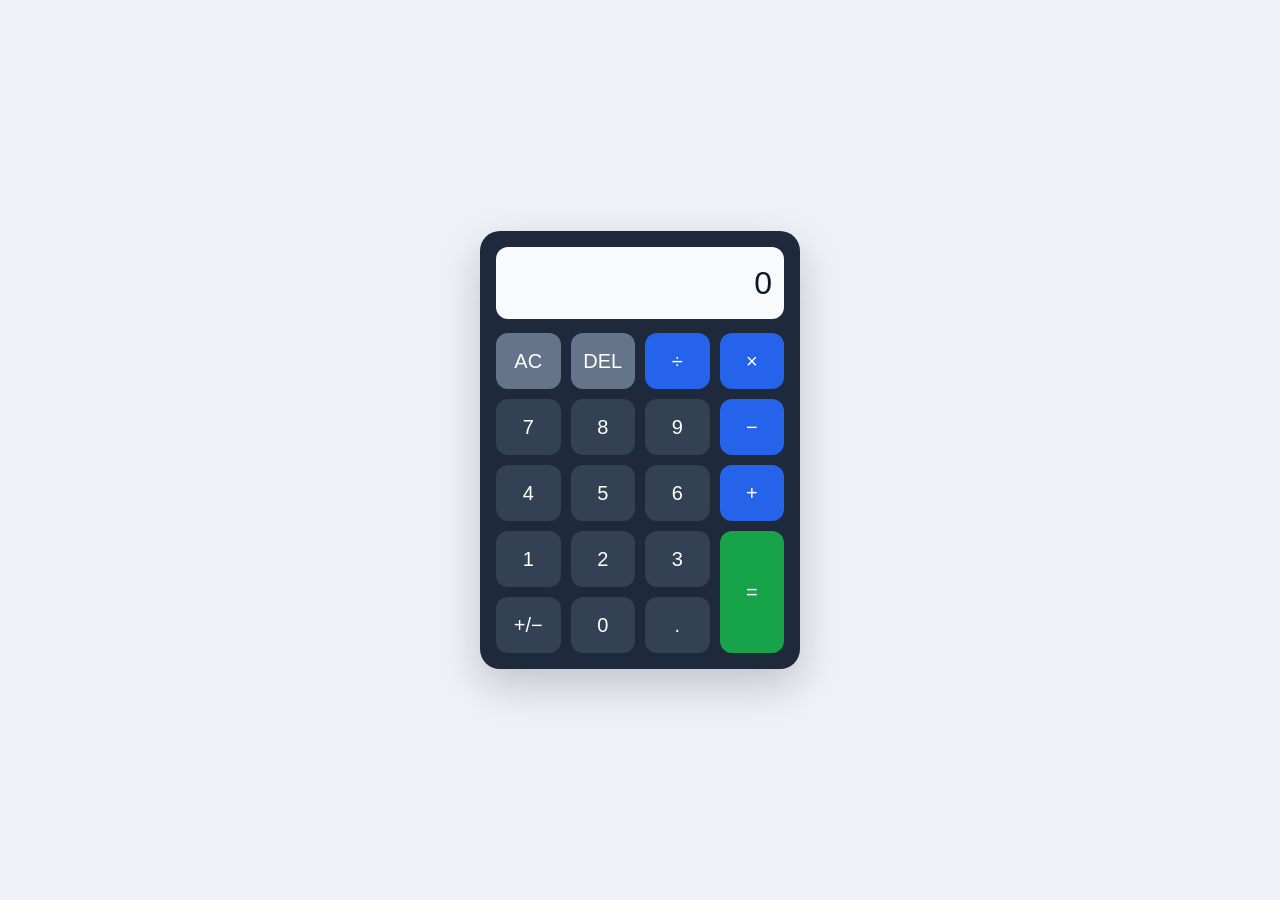
<file: calculator-project/index.html>
<!doctype html>
<html lang="en">
<head>
  <meta charset="UTF-8">
  <meta name="viewport" content="width=device-width, initial-scale=1">
  <title>Calculator</title>
  <link rel="stylesheet" href="style.css">
  <script src="script.js" defer></script>
</head>
<body>
  <main class="calculator">
    <input id="display" class="display" type="text" value="0" readonly aria-label="Calculator display">

    <div class="keys">
      <button data-action="clear" class="utility">AC</button>
      <button data-action="delete" class="utility">DEL</button>
      <button data-action="operator" data-value="/" class="operator">÷</button>
      <button data-action="operator" data-value="*" class="operator">×</button>

      <button data-action="digit" data-value="7">7</button>
      <button data-action="digit" data-value="8">8</button>
      <button data-action="digit" data-value="9">9</button>
      <button data-acation="operator" data-value="-" class="operator">−</button>

      <button data-action="digit" data-value="4">4</button>
      <button data-action="digit" data-value="5">5</button>
      <button data-action="digit" data-value="6">6</button>
      <button data-action="operator" data-value="+" class="operator">+</button>

      <button data-action="digit" data-value="1">1</button>
      <button data-action="digit" data-value="2">2</button>
      <button data-action="digit" data-value="3">3</button>
      <button data-action="equals" class="equals">=</button>

      <button data-action="sign">+/−</button>
      <button data-action="digit" data-value="0">0</button>
      <button data-action="decimal">.</button>
    </div>
  </main>
</body>
</html>
</file>
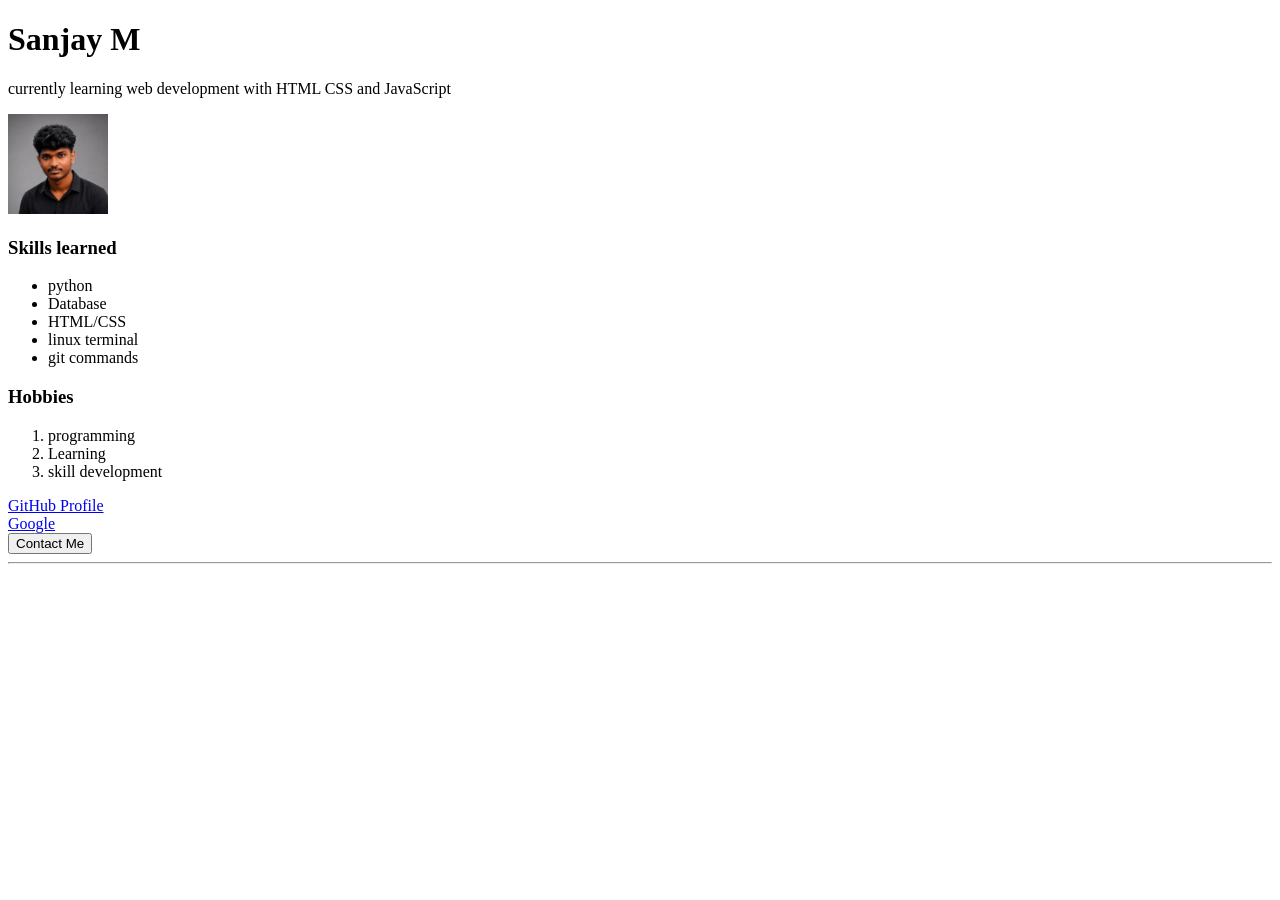
<file: 02-profile-page.html>
<!DOCTYPE html>
<html>
    <body>
        <h1>Sanjay M</h1>
        <p>currently learning web development with HTML CSS and JavaScript</p>
        <img src="profile-pic.png" alt="Profile Picture" width="100" height="100">

        <h3>Skills learned</h3>
        <ul>
            <li>python</li>
            <li>Database</li>
            <li>HTML/CSS</li>
            <li>linux terminal</li>
            <li>git commands</li>
        </ul>
        <h3>Hobbies</h3>
        <ol>
            <li>programming</li>
            <li>Learning</li>
            <li>skill development</li>
        </ol>
        <a href="https://github.com/sanjay-devz">GitHub Profile</a>
        <br>
        <a href="https://www.google.com" target="_blank">Google</a>
        <br>
        <button type="button">Contact Me</button>
        <hr>
    </body>
    
</html>
</file>
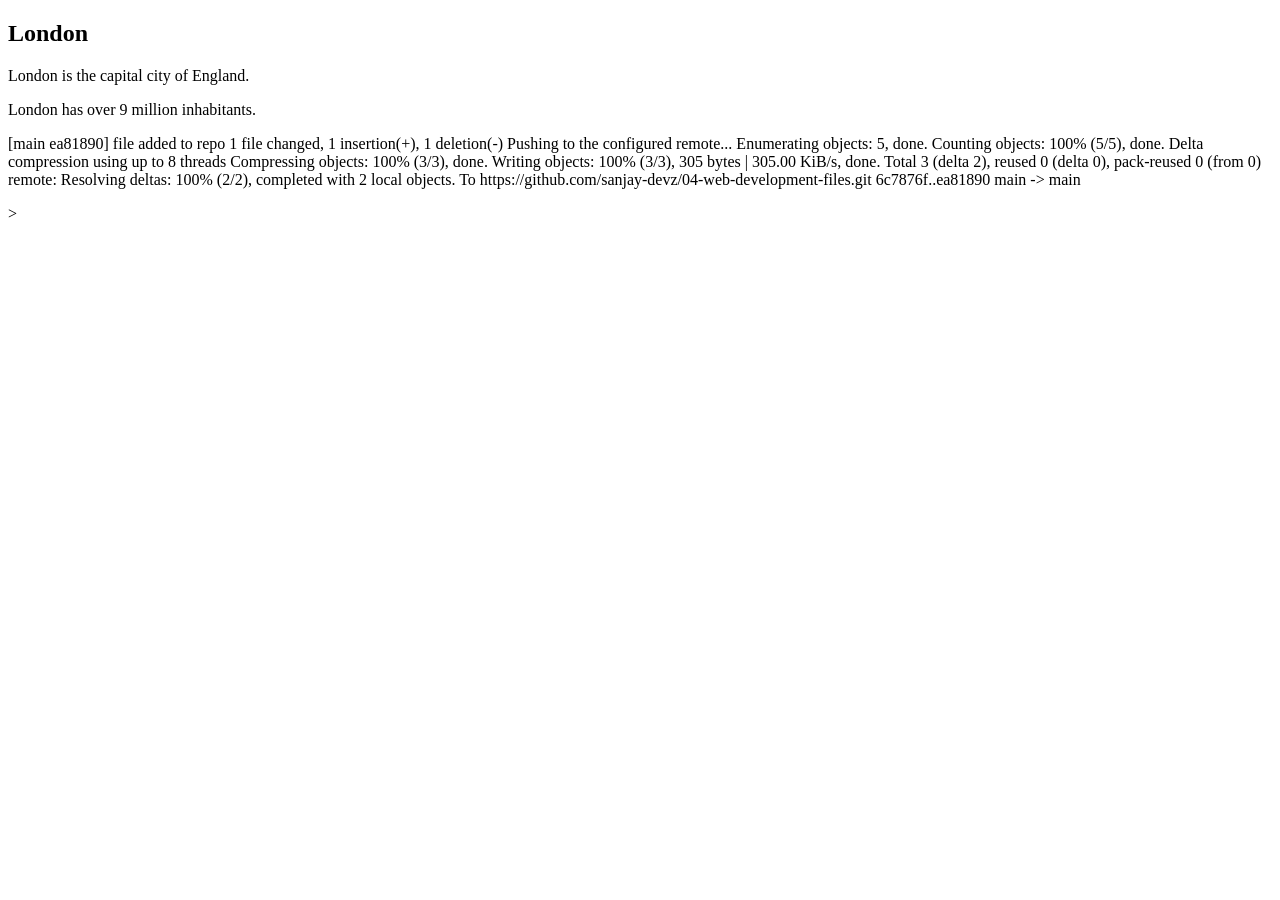
<file: sample.html>
<!DOCTYPE html>
<html lang="en">
<head>
    <meta charset="UTF-8">
    <meta name="viewport" content="width=device-width, initial-scale=1.0">
    <title>Document</title>
</head>
<body>
    <div>
  <h2>London</h2>
  <p>London is the capital city of England.</p>
  <p>London has over 9 million inhabitants.</p>
  <p>[main ea81890] file added to repo
 1 file changed, 1 insertion(+), 1 deletion(-)
Pushing to the configured remote...
Enumerating objects: 5, done.
Counting objects: 100% (5/5), done.
Delta compression using up to 8 threads
Compressing objects: 100% (3/3), done.
Writing objects: 100% (3/3), 305 bytes | 305.00 KiB/s, done.
Total 3 (delta 2), reused 0 (delta 0), pack-reused 0 (from 0)
remote: Resolving deltas: 100% (2/2), completed with 2 local objects.
To https://github.com/sanjay-devz/04-web-development-files.git
   6c7876f..ea81890  main -> main
</p>>
  
</div>

</body>
</html>
</file>
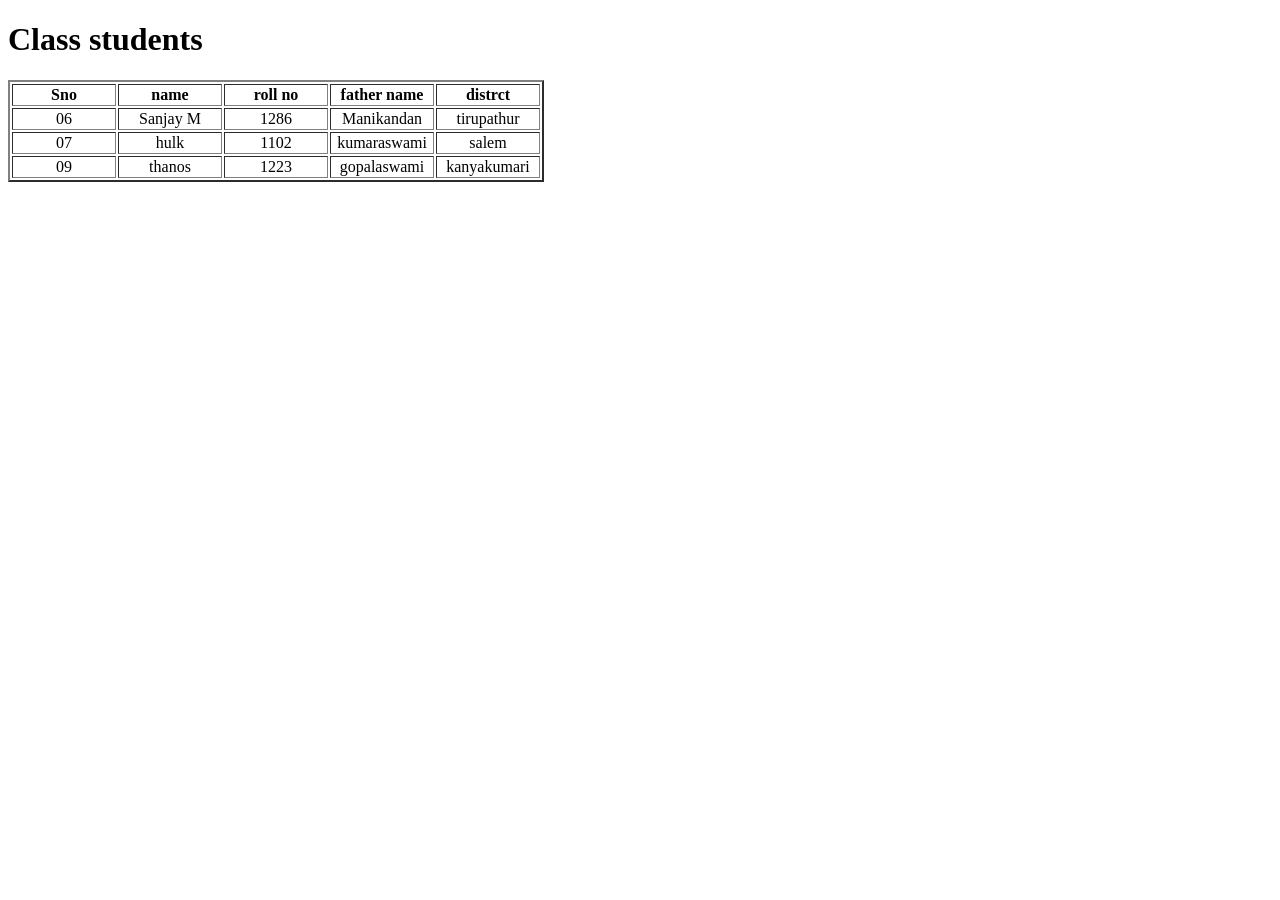
<file: user-input-form.html>
<!DOCTYPE html>
<html lang="en">
<head>
  <meta charset="UTF-8">
  <meta name="viewport" content="width=device-width, initial-scale=1.0">
  <title>table-form</title>
</head>
<body>
  <table border="2">
    <h1>Class students</h1>
    <tr align="center">
    <th width="100">Sno</th>
    <th width="100" >name</th>
    <th width="100" >roll no</th>
    <th width="100" >father name</th>
    <th width="100">distrct</th>
   </tr>

    <tr align="center">
      <td>06</td>
      <td>Sanjay M</td>
      <td>1286</td>
      <td>Manikandan</td>
      <td>tirupathur</td>
    </tr>
    
     <tr align="center">
      <td>07</td>
      <td>hulk</td>
      <td>1102</td>
      <td>kumaraswami</td>
      <td>salem</td>
    </tr>

     <tr align="center">
      <td>09</td>
      <td>thanos</td>
      <td>1223</td>
      <td>gopalaswami</td>
      <td>kanyakumari</td>
    </tr>
  </table>
</body>
</html>
</file>
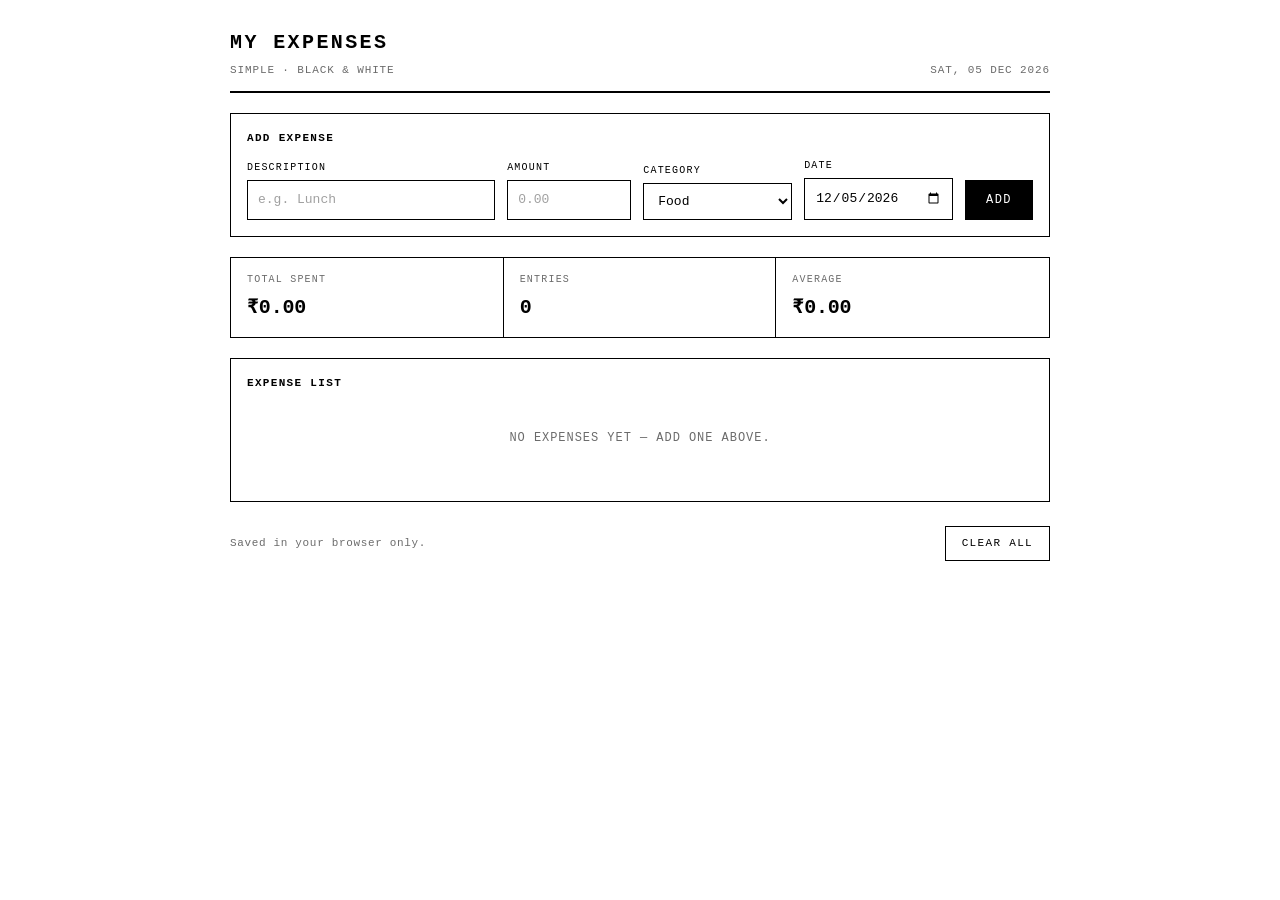
<file: html-css-18-sept-26/02-expense-tracker.html>
<!DOCTYPE html>
<html lang="en">
<head>
<meta charset="UTF-8">
<meta name="viewport" content="width=device-width, initial-scale=1">
<meta name="color-scheme" content="light">
<title>My Expenses</title>
<style>
  :root{
    --ink:   #000000;
    --paper: #ffffff;
    --soft:  #d9d9d9;
    --faint: #f4f4f4;
    --muted: #6b6b6b;
  }

  *{ box-sizing: border-box; }

  body{
    margin: 0;
    padding: 28px 20px 60px;
    background: var(--paper);
    color: var(--ink);
    font-family: ui-monospace, "SF Mono", Menlo, Consolas, "Courier New", monospace;
    font-size: 14px;
    line-height: 1.5;
    -webkit-font-smoothing: antialiased;
  }

  main{ max-width: 820px; margin: 0 auto; }

  /* ---------- Header ---------- */
  header{
    display: flex;
    justify-content: space-between;
    align-items: flex-end;
    gap: 16px;
    border-bottom: 2px solid var(--ink);
    padding-bottom: 12px;
  }
  h1{
    margin: 0;
    font-size: 20px;
    letter-spacing: .12em;
    text-transform: uppercase;
    font-weight: 700;
  }
  .sub{
    margin: 4px 0 0;
    font-size: 11px;
    letter-spacing: .08em;
    text-transform: uppercase;
    color: var(--muted);
  }

  /* ---------- Panels ---------- */
  .panel{
    border: 1px solid var(--ink);
    padding: 16px;
    margin-top: 20px;
  }
  .panel-title{
    margin: 0 0 12px;
    font-size: 11px;
    letter-spacing: .12em;
    text-transform: uppercase;
    font-weight: 700;
  }

  /* ---------- Form ---------- */
  form{
    display: grid;
    grid-template-columns: 2fr 1fr 1.2fr 1.2fr auto;
    gap: 12px;
    align-items: end;
  }
  .field label{
    display: block;
    font-size: 10px;
    letter-spacing: .12em;
    text-transform: uppercase;
    margin-bottom: 5px;
  }
  input, select{
    width: 100%;
    padding: 9px 10px;
    border: 1px solid var(--ink);
    border-radius: 0;
    background: var(--paper);
    color: var(--ink);
    font: inherit;
    font-size: 13px;
  }
  input::placeholder{ color: #a0a0a0; }
  input:focus, select:focus{
    outline: 2px solid var(--ink);
    outline-offset: 1px;
  }
  input[type="date"]{ cursor: pointer; }

  .btn{
    padding: 10px 20px;
    border: 1px solid var(--ink);
    border-radius: 0;
    background: var(--ink);
    color: var(--paper);
    font: inherit;
    font-size: 12px;
    letter-spacing: .12em;
    text-transform: uppercase;
    cursor: pointer;
    white-space: nowrap;
  }
  .btn:hover{ background: var(--paper); color: var(--ink); }
  .btn:active{ transform: translateY(1px); }

  /* ---------- Stats ---------- */
  .stats{
    display: grid;
    grid-template-columns: repeat(3, 1fr);
    border: 1px solid var(--ink);
    margin-top: 20px;
  }
  .stat{
    padding: 14px 16px;
    border-right: 1px solid var(--ink);
  }
  .stat:last-child{ border-right: none; }
  .stat .label{
    display: block;
    font-size: 10px;
    letter-spacing: .12em;
    text-transform: uppercase;
    color: var(--muted);
    margin-bottom: 6px;
  }
  .stat .value{
    font-size: 20px;
    font-weight: 700;
    font-variant-numeric: tabular-nums;
    letter-spacing: -.01em;
  }

  /* ---------- Table ---------- */
  .table-wrap{ overflow-x: auto; }
  table{
    width: 100%;
    border-collapse: collapse;
    font-size: 13px;
  }
  th{
    text-align: left;
    font-size: 10px;
    letter-spacing: .12em;
    text-transform: uppercase;
    padding: 8px 6px;
    border-bottom: 2px solid var(--ink);
    white-space: nowrap;
  }
  td{
    padding: 10px 6px;
    border-bottom: 1px solid var(--soft);
    vertical-align: middle;
  }
  tbody tr:last-child td{ border-bottom: none; }
  tbody tr:hover{ background: var(--faint); }

  .num{ text-align: right; font-variant-numeric: tabular-nums; white-space: nowrap; }
  .date{ white-space: nowrap; color: var(--muted); font-size: 12px; }

  .tag{
    display: inline-block;
    border: 1px solid var(--ink);
    padding: 1px 7px;
    font-size: 10px;
    letter-spacing: .08em;
    text-transform: uppercase;
    white-space: nowrap;
  }

  .del{
    width: 24px;
    height: 24px;
    padding: 0;
    line-height: 1;
    border: 1px solid var(--ink);
    border-radius: 0;
    background: var(--paper);
    color: var(--ink);
    font: inherit;
    font-size: 13px;
    cursor: pointer;
  }
  .del:hover{ background: var(--ink); color: var(--paper); }

  .empty{
    text-align: center;
    padding: 26px 10px;
    color: var(--muted);
    font-size: 12px;
    letter-spacing: .08em;
    text-transform: uppercase;
  }

  /* ---------- Breakdown ---------- */
  .row{
    display: grid;
    grid-template-columns: 120px 1fr 90px;
    gap: 12px;
    align-items: center;
    margin-bottom: 10px;
    font-size: 12px;
  }
  .row:last-child{ margin-bottom: 0; }
  .row .name{ text-transform: uppercase; letter-spacing: .06em; font-size: 11px; }
  .row .amt{ text-align: right; font-variant-numeric: tabular-nums; }
  .track{ height: 10px; border: 1px solid var(--ink); background: var(--paper); }
  .fill{ height: 100%; background: var(--ink); }

  /* ---------- Footer ---------- */
  footer{
    margin-top: 24px;
    display: flex;
    justify-content: space-between;
    align-items: center;
    gap: 12px;
    flex-wrap: wrap;
  }
  .hint{
    font-size: 11px;
    color: var(--muted);
    letter-spacing: .06em;
  }
  .btn-ghost{
    padding: 8px 16px;
    border: 1px solid var(--ink);
    border-radius: 0;
    background: var(--paper);
    color: var(--ink);
    font: inherit;
    font-size: 11px;
    letter-spacing: .12em;
    text-transform: uppercase;
    cursor: pointer;
  }
  .btn-ghost:hover{ background: var(--ink); color: var(--paper); }

  /* ---------- Responsive ---------- */
  @media (max-width: 760px){
    form{ grid-template-columns: 1fr 1fr; }
    form .field:first-child{ grid-column: 1 / -1; }
    form .btn{ grid-column: 1 / -1; }
    .stats{ grid-template-columns: 1fr; }
    .stat{ border-right: none; border-bottom: 1px solid var(--ink); }
    .stat:last-child{ border-bottom: none; }
  }
  @media (max-width: 420px){
    form{ grid-template-columns: 1fr; }
    .row{ grid-template-columns: 90px 1fr 80px; }
  }
</style>
</head>
<body>
<main>

  <header>
    <div>
      <h1>My Expenses</h1>
      <p class="sub">Simple &middot; Black &amp; White</p>
    </div>
    <div class="sub" id="today"></div>
  </header>

  <!-- ============ ADD FORM ============ -->
  <section class="panel">
    <h2 class="panel-title">Add expense</h2>
    <form id="form" autocomplete="off">
      <div class="field">
        <label for="desc">Description</label>
        <input id="desc" type="text" placeholder="e.g. Lunch" maxlength="60" required>
      </div>
      <div class="field">
        <label for="amount">Amount</label>
        <input id="amount" type="number" step="0.01" min="0.01" placeholder="0.00" required>
      </div>
      <div class="field">
        <label for="category">Category</label>
        <select id="category">
          <option>Food</option>
          <option>Transport</option>
          <option>Bills</option>
          <option>Shopping</option>
          <option>Health</option>
          <option>Other</option>
        </select>
      </div>
      <div class="field">
        <label for="date">Date</label>
        <input id="date" type="date" required>
      </div>
      <button type="submit" class="btn">Add</button>
    </form>
  </section>

  <!-- ============ STATS ============ -->
  <section class="stats">
    <div class="stat">
      <span class="label">Total spent</span>
      <span class="value" id="total">—</span>
    </div>
    <div class="stat">
      <span class="label">Entries</span>
      <span class="value" id="count">0</span>
    </div>
    <div class="stat">
      <span class="label">Average</span>
      <span class="value" id="avg">—</span>
    </div>
  </section>

  <!-- ============ LIST ============ -->
  <section class="panel">
    <h2 class="panel-title">Expense list</h2>
    <div class="table-wrap" id="tableWrap">
      <table>
        <thead>
          <tr>
            <th>Date</th>
            <th>Description</th>
            <th>Category</th>
            <th class="num">Amount</th>
            <th></th>
          </tr>
        </thead>
        <tbody id="tbody"></tbody>
      </table>
    </div>
    <p class="empty" id="empty">No expenses yet — add one above.</p>
  </section>

  <!-- ============ BREAKDOWN ============ -->
  <section class="panel" id="breakdownPanel" hidden>
    <h2 class="panel-title">By category</h2>
    <div id="breakdown"></div>
  </section>

  <footer>
    <span class="hint">Saved in your browser only.</span>
    <button type="button" class="btn-ghost" id="clear">Clear all</button>
  </footer>

</main>

<script>
(function () {
  "use strict";

  /* ====== CONFIG — change currency here if you like ====== */
  var LOCALE   = "en-IN";
  var CURRENCY = "INR";
  /* ====================================================== */

  var KEY = "my-expenses-v1";

  var money = new Intl.NumberFormat(LOCALE, {
    style: "currency",
    currency: CURRENCY,
    minimumFractionDigits: 2,
    maximumFractionDigits: 2
  });

  /* ---------- elements ---------- */
  var form      = document.getElementById("form");
  var descEl    = document.getElementById("desc");
  var amountEl  = document.getElementById("amount");
  var catEl     = document.getElementById("category");
  var dateEl    = document.getElementById("date");
  var tbody     = document.getElementById("tbody");
  var emptyEl   = document.getElementById("empty");
  var tableWrap = document.getElementById("tableWrap");
  var totalEl   = document.getElementById("total");
  var countEl   = document.getElementById("count");
  var avgEl     = document.getElementById("avg");
  var bdPanel   = document.getElementById("breakdownPanel");
  var bdEl      = document.getElementById("breakdown");
  var todayEl   = document.getElementById("today");
  var clearBtn  = document.getElementById("clear");

  /* ---------- storage ---------- */
  function load() {
    try {
      var raw = localStorage.getItem(KEY);
      var data = raw ? JSON.parse(raw) : [];
      return Array.isArray(data) ? data : [];
    } catch (e) { return []; }
  }
  function save() {
    try { localStorage.setItem(KEY, JSON.stringify(expenses)); } catch (e) {}
  }

  var expenses = load();

  /* ---------- helpers ---------- */
  function uid() {
    return Date.now().toString(36) + Math.random().toString(36).slice(2, 7);
  }
  function todayISO() {
    var d = new Date();
    var m = String(d.getMonth() + 1).padStart(2, "0");
    var day = String(d.getDate()).padStart(2, "0");
    return d.getFullYear() + "-" + m + "-" + day;
  }
  function prettyDate(iso) {
    if (!iso) return "—";
    var parts = iso.split("-");
    if (parts.length !== 3) return iso;
    var d = new Date(+parts[0], +parts[1] - 1, +parts[2]);
    if (isNaN(d)) return iso;
    return d.toLocaleDateString("en-GB", { day: "2-digit", month: "short", year: "numeric" });
  }
  function esc(s) {
    return String(s).replace(/[&<>"']/g, function (c) {
      return { "&": "&amp;", "<": "&lt;", ">": "&gt;", '"': "&quot;", "'": "&#39;" }[c];
    });
  }

  /* ---------- render ---------- */
  function render() {
    var list = expenses.slice().sort(function (a, b) {
      var d = String(b.date || "").localeCompare(String(a.date || ""));
      if (d !== 0) return d;
      return (b.created || 0) - (a.created || 0);
    });

    /* table */
    if (list.length === 0) {
      tbody.innerHTML = "";
      tableWrap.hidden = true;
      emptyEl.hidden = false;
    } else {
      tableWrap.hidden = false;
      emptyEl.hidden = true;
      tbody.innerHTML = list.map(function (e) {
        return '<tr>' +
          '<td class="date">' + esc(prettyDate(e.date)) + '</td>' +
          '<td>' + esc(e.desc) + '</td>' +
          '<td><span class="tag">' + esc(e.category || "Other") + '</span></td>' +
          '<td class="num">' + esc(money.format(Number(e.amount) || 0)) + '</td>' +
          '<td class="num"><button class="del" type="button" data-id="' + esc(e.id) +
            '" title="Delete" aria-label="Delete">×</button></td>' +
        '</tr>';
      }).join("");
    }

    /* stats */
    var total = expenses.reduce(function (s, e) { return s + (Number(e.amount) || 0); }, 0);
    totalEl.textContent = money.format(total);
    countEl.textContent = String(expenses.length);
    avgEl.textContent = expenses.length ? money.format(total / expenses.length) : money.format(0);

    /* breakdown */
    var groups = {};
    expenses.forEach(function (e) {
      var k = e.category || "Other";
      groups[k] = (groups[k] || 0) + (Number(e.amount) || 0);
    });
    var rows = Object.keys(groups).map(function (k) { return { name: k, value: groups[k] }; });
    rows.sort(function (a, b) { return b.value - a.value; });

    if (rows.length === 0) {
      bdPanel.hidden = true;
      bdEl.innerHTML = "";
    } else {
      bdPanel.hidden = false;
      var max = rows[0].value || 1;
      bdEl.innerHTML = rows.map(function (r) {
        var pct = Math.max(2, Math.round((r.value / max) * 100));
        return '<div class="row">' +
          '<span class="name">' + esc(r.name) + '</span>' +
          '<span class="track"><span class="fill" style="width:' + pct + '%"></span></span>' +
          '<span class="amt">' + esc(money.format(r.value)) + '</span>' +
        '</div>';
      }).join("");
    }
  }

  /* ---------- events ---------- */
  form.addEventListener("submit", function (ev) {
    ev.preventDefault();

    var desc = descEl.value.trim();
    var amount = parseFloat(amountEl.value);
    var date = dateEl.value || todayISO();

    if (!desc || !isFinite(amount) || amount <= 0) return;

    expenses.push({
      id: uid(),
      desc: desc,
      amount: Math.round(amount * 100) / 100,
      category: catEl.value,
      date: date,
      created: Date.now()
    });

    save();
    render();

    form.reset();
    dateEl.value = todayISO();
    catEl.selectedIndex = 0;
    descEl.focus();
  });

  tbody.addEventListener("click", function (ev) {
    var btn = ev.target.closest(".del");
    if (!btn) return;
    var id = btn.getAttribute("data-id");
    expenses = expenses.filter(function (e) { return e.id !== id; });
    save();
    render();
  });

  clearBtn.addEventListener("click", function () {
    if (expenses.length === 0) return;
    if (!confirm("Delete all " + expenses.length + " expense(s)? This cannot be undone.")) return;
    expenses = [];
    save();
    render();
  });

  /* ---------- init ---------- */
  dateEl.value = todayISO();
  todayEl.textContent = new Date().toLocaleDateString("en-GB", {
    weekday: "short", day: "2-digit", month: "short", year: "numeric"
  });
  render();
})();
</script>
</body>
</html>
</file>
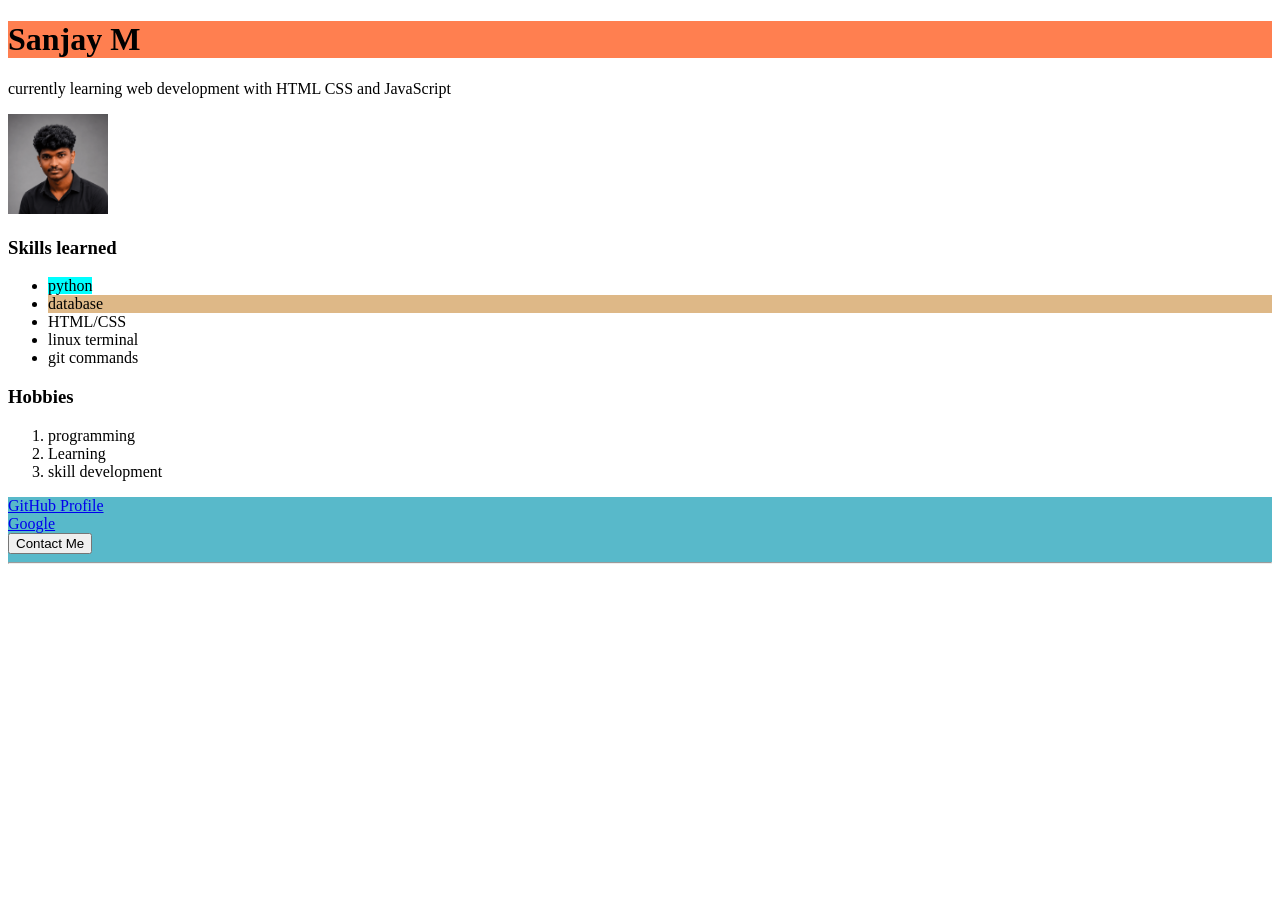
<file: html-css-18-sept-26/profile.html>
<!DOCTYPE html>
<html>
    <body>
        <h1><div style="background-color: coral; border-radius: 0ch ;">Sanjay M</div></h1>
        <p>currently learning web development with HTML CSS and JavaScript</p>
        <img src="pofile-pic.png" alt="Profile Picture" width="100" height="100">

        <h3>Skills learned</h3>
        <ul>
            <li><span style="background-color: aqua;">python</span></li>
            <li><div style="background-color: burlywood;">database</div></li>
            <li>HTML/CSS</li>
            <li>linux terminal</li>
            <li>git commands</li>
        </ul>
        <h3>Hobbies</h3>
        <ol>
            <li>programming</li>
            <li>Learning</li>
            <li>skill development</li>
        </ol>
        <div style="background-color: rgb(88, 185, 202);" >
        <a  href="https://github.com/sanjay-devz">GitHub Profile</a>
        <br>
        <a href="https://www.google.com" target="_blank">Google</a>
        <br>
        <button type="button">Contact Me</button>
        <hr>
        </div>
    </body>
</html>
</file>
<file: calculator-project/style.css>
* {
  box-sizing: border-box;
}

body {
  min-height: 100vh;
  margin: 0;
  display: grid;
  place-items: center;
  background: #eef1f5;
  font-family: Arial, sans-serif;
}

.calculator {
  width: min(320px, calc(100vw - 32px));
  padding: 16px;
  border-radius: 20px;
  background: #1e293b;
  box-shadow: 0 16px 40px #0f172a33;
}

.display {
  width: 100%;
  height: 72px;
  margin-bottom: 14px;
  padding: 12px;
  border: 0;
  border-radius: 12px;
  background: #f8fafc;
  color: #0f172a;
  font-size: 32px;
  text-align: right;
}

.keys {
  display: grid;
  grid-template-columns: repeat(4, 1fr);
  gap: 10px;
}

button {
  min-height: 56px;
  border: 0;
  border-radius: 12px;
  background: #334155;
  color: white;
  font-size: 20px;
  cursor: pointer;
}

button:hover {
  background: #475569;
}

button:active {
  transform: scale(0.97);
}

.utility {
  background: #64748b;
}

.operator {
  background: #2563eb;
}

.equals {
  grid-row: span 2;
  background: #16a34a;
}

button[data-action="sign"] {
  grid-column: span 1;
}
</file>
